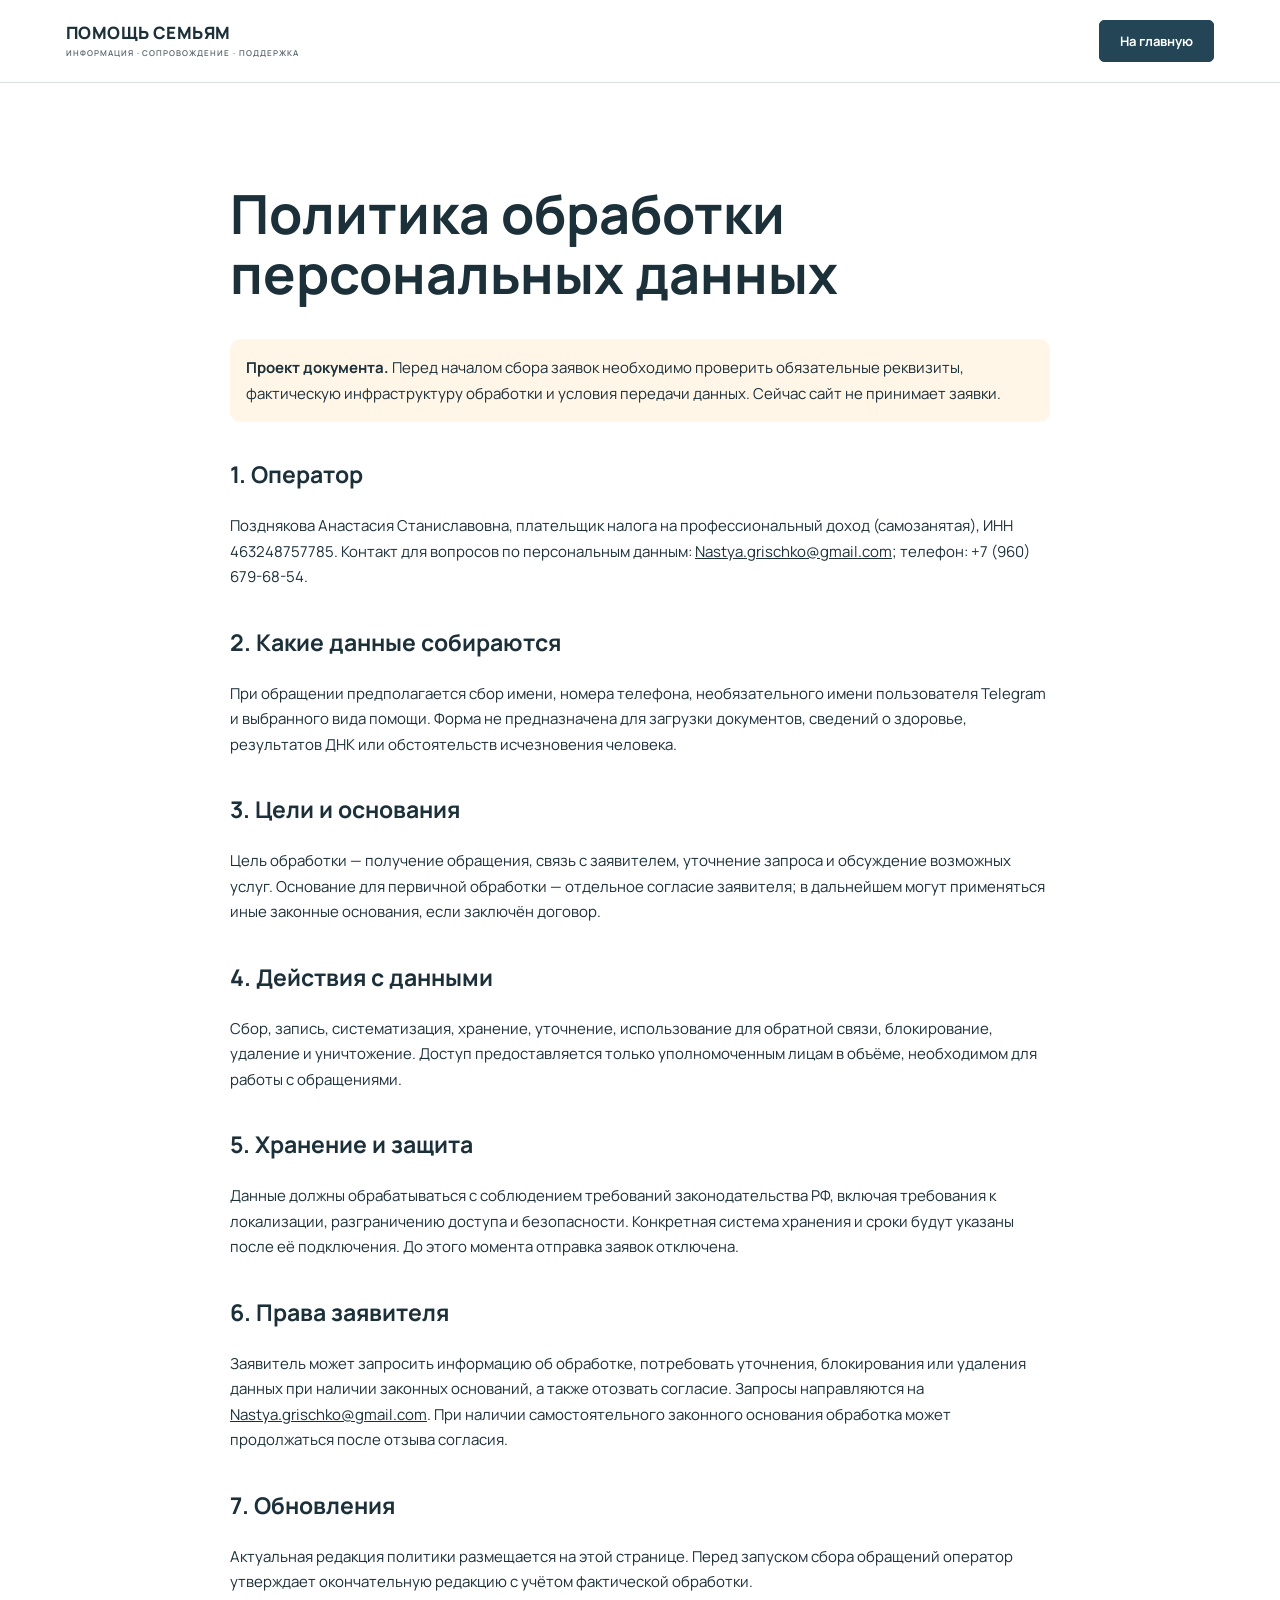
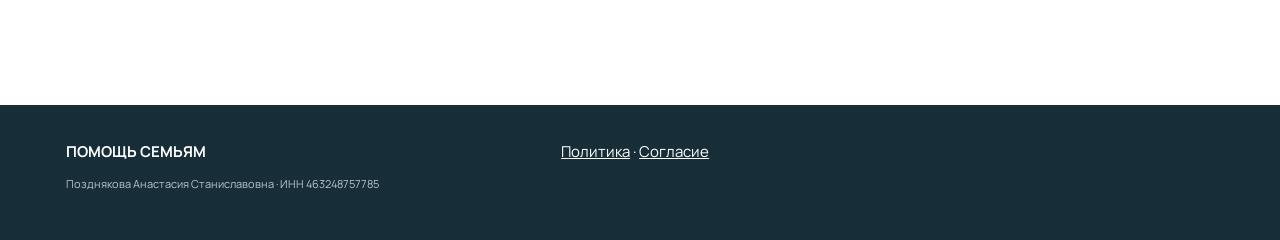
<file: privacy.html>
<!doctype html><html lang="ru"><head><meta charset="utf-8"><meta name="viewport" content="width=device-width, initial-scale=1"><link rel="stylesheet" href="styles.css"><title>Политика — Помощь семьям</title></head><body><header class="header"><div class="wrap header-in"><a class="wordmark" href="index.html">ПОМОЩЬ СЕМЬЯМ<span>ИНФОРМАЦИЯ · СОПРОВОЖДЕНИЕ · ПОДДЕРЖКА</span></a><a class="btn small" href="index.html#contact">На главную</a></div></header><main class="wrap legal-content"><h1>Политика обработки персональных данных</h1><p class="legal-alert"><strong>Проект документа.</strong> Перед началом сбора заявок необходимо проверить обязательные реквизиты, фактическую инфраструктуру обработки и условия передачи данных. Сейчас сайт не принимает заявки.</p><h2>1. Оператор</h2><p>Позднякова Анастасия Станиславовна, плательщик налога на профессиональный доход (самозанятая), ИНН 463248757785. Контакт для вопросов по персональным данным: <a href="mailto:Nastya.grischko@gmail.com">Nastya.grischko@gmail.com</a>; телефон: +7 (960) 679-68-54.</p><h2>2. Какие данные собираются</h2><p>При обращении предполагается сбор имени, номера телефона, необязательного имени пользователя Telegram и выбранного вида помощи. Форма не предназначена для загрузки документов, сведений о здоровье, результатов ДНК или обстоятельств исчезновения человека.</p><h2>3. Цели и основания</h2><p>Цель обработки — получение обращения, связь с заявителем, уточнение запроса и обсуждение возможных услуг. Основание для первичной обработки — отдельное согласие заявителя; в дальнейшем могут применяться иные законные основания, если заключён договор.</p><h2>4. Действия с данными</h2><p>Сбор, запись, систематизация, хранение, уточнение, использование для обратной связи, блокирование, удаление и уничтожение. Доступ предоставляется только уполномоченным лицам в объёме, необходимом для работы с обращениями.</p><h2>5. Хранение и защита</h2><p>Данные должны обрабатываться с соблюдением требований законодательства РФ, включая требования к локализации, разграничению доступа и безопасности. Конкретная система хранения и сроки будут указаны после её подключения. До этого момента отправка заявок отключена.</p><h2>6. Права заявителя</h2><p>Заявитель может запросить информацию об обработке, потребовать уточнения, блокирования или удаления данных при наличии законных оснований, а также отозвать согласие. Запросы направляются на <a href="mailto:Nastya.grischko@gmail.com">Nastya.grischko@gmail.com</a>. При наличии самостоятельного законного основания обработка может продолжаться после отзыва согласия.</p><h2>7. Обновления</h2><p>Актуальная редакция политики размещается на этой странице. Перед запуском сбора обращений оператор утверждает окончательную редакцию с учётом фактической обработки.</p></main><footer><div class="wrap foot"><div><b>ПОМОЩЬ СЕМЬЯМ</b><p>Позднякова Анастасия Станиславовна · ИНН 463248757785</p></div><div><a href="privacy.html">Политика</a> · <a href="consent.html">Согласие</a></div></div></footer></body></html>
</file>
<file: styles.css>
@import url('https://fonts.googleapis.com/css2?family=Manrope:wght@400;500;600;700;800&display=swap');:root{--ink:#1c303a;--muted:#57666c;--blue:#234555;--pale:#f4f6f6;--line:#d9e0e2;--white:#fff}*{box-sizing:border-box}html{scroll-behavior:smooth}body{margin:0;font-family:Manrope,Arial,sans-serif;color:var(--ink);background:#fff;font-size:15px;line-height:1.65}a{color:inherit;text-decoration:none}button{font:inherit}.wrap{max-width:1220px;margin:auto;padding:0 36px}.header{background:#fff;border-bottom:1px solid var(--line);position:sticky;top:0;z-index:30}.header-in{min-height:82px;display:flex;align-items:center;justify-content:space-between;gap:25px}.wordmark{font-size:17px;font-weight:800;letter-spacing:.025em;line-height:1.1;white-space:nowrap}.wordmark span{display:block;font-size:8px;letter-spacing:.12em;font-weight:600;color:var(--muted);margin-top:6px}.header nav{display:flex;gap:25px;font-size:12px;font-weight:700}.header nav a:hover,.quiet-link:hover{color:#557b8b}.btn{display:inline-flex;align-items:center;justify-content:center;gap:25px;padding:15px 24px;background:var(--blue);color:#fff;border-radius:5px;font-size:13px;font-weight:700;border:1px solid var(--blue);cursor:pointer;line-height:1.3}.btn.small{padding:12px 20px}.btn.outline{background:#fff;color:var(--blue)}.btn.disabled{opacity:.62;cursor:not-allowed}.menu-btn{display:none;background:none;border:0;font-size:27px;color:var(--ink)}.hero{background:linear-gradient(105deg,#f4f7f8 0%,#eaf0f2 70%,#e2eaed 100%);padding:104px 0 112px;position:relative;overflow:hidden}.hero:after{content:"";position:absolute;right:-110px;top:-170px;width:600px;height:600px;border:1px solid #d1dfe3;border-radius:50%;box-shadow:0 0 0 95px #e9f0f244,0 0 0 190px #e9f0f222;pointer-events:none}.hero-grid{display:grid;grid-template-columns:2.2fr .8fr;gap:60px;align-items:end;position:relative;z-index:1}.eyebrow,.kicker{font-size:11px;letter-spacing:.14em;font-weight:800;color:#52717e}.hero h1{font-size:clamp(39px,5vw,69px);line-height:1.13;letter-spacing:-.052em;max-width:850px;margin:24px 0}.lead{font-size:18px;line-height:1.75;max-width:735px;color:#3f535c}.actions{display:flex;gap:13px;flex-wrap:wrap;margin:34px 0 25px}.quiet-link{font-size:13px;text-decoration:underline;text-underline-offset:4px;font-weight:700}.hero-note{padding:30px 0 12px;font-size:15px;color:#405762}.hero-note .line{width:65px;height:3px;background:#3b6170}.section{padding:93px 0;scroll-margin-top:85px}.section-head{margin-bottom:40px}.section-head h2,.section h2{font-size:clamp(31px,3.6vw,47px);line-height:1.2;letter-spacing:-.045em;margin:14px 0 17px;font-weight:800}.section-head>p{max-width:640px;color:var(--muted)}.section-head.row{display:flex;align-items:end;justify-content:space-between;gap:30px}.section-head.row>p{max-width:330px}.situation-grid{display:grid;grid-template-columns:repeat(3,1fr);border-top:1px solid var(--line);border-left:1px solid var(--line)}.situation-grid>div{padding:26px 24px;min-height:118px;border-right:1px solid var(--line);border-bottom:1px solid var(--line);font-weight:650;font-size:15px}.situation-grid>div:before{content:'—';display:block;color:#5a7c89;font-size:23px;margin-bottom:10px}.tint{background:var(--pale)}.steps{display:grid;grid-template-columns:repeat(3,1fr);gap:18px}.steps article{background:white;padding:32px;border:1px solid #e1e7e9}.steps b{font-size:29px;color:#507080}.steps h3{font-size:18px;margin:23px 0 8px}.steps p,.card p{color:var(--muted);font-size:14px}.cards{display:grid;grid-template-columns:repeat(4,1fr);gap:15px}.card{background:#f5f7f7;border:1px solid #e4e9eb;padding:25px 22px;min-height:355px;display:flex;flex-direction:column}.card-n{font-size:10px;letter-spacing:.09em;color:#617882;font-weight:800}.card h3{font-size:20px;line-height:1.3;letter-spacing:-.025em;margin:24px 0 10px}.card p{flex:1}.card strong{font-size:26px;margin:20px 0}.card small{font-size:12px;font-weight:500}.card a{border-top:1px solid #cbd7dc;padding-top:16px;color:var(--blue);font-weight:800;font-size:12px}.psych{background:#e9eff1}.psych-grid{display:grid;grid-template-columns:1fr 1fr;gap:75px;align-items:center}.psych p{max-width:530px;color:#40525a}.text-btn{display:inline-block;margin-top:22px;font-weight:800;color:var(--blue);text-decoration:underline;text-underline-offset:6px}.price-list{background:#fff;padding:28px 33px;border:1px solid #d7e1e5}.price-list>div{display:flex;justify-content:space-between;gap:20px;padding:18px 0;border-bottom:1px solid #e3e8eb;font-size:13px}.price-list b{white-space:nowrap}.micro{font-size:11px!important;color:#687b83!important;line-height:1.65}.guide{background:#f9faf9}.guide-grid{display:grid;grid-template-columns:1fr 1fr;gap:70px;align-items:center}.guide-art{background:#fff;border:1px solid #d8e1e4;padding:55px;min-height:365px;box-shadow:16px 16px 0 #e9eff1}.guide-art>span{font-size:10px;letter-spacing:.15em;font-weight:800;color:#5b7580}.guide-art h3{font-size:26px;line-height:1.35;margin:40px 0 20px}.guide-art p{font-size:12px}.guide-rule{border-top:2px solid var(--blue);margin:25px 0}.about-grid{display:grid;grid-template-columns:410px 1fr;gap:80px;align-items:center}.portrait{height:500px;overflow:hidden;background:#f2f2f2}.portrait img{width:100%;height:100%;object-fit:cover;object-position:center 20%}.about-grid p{color:#425660}.about-grid blockquote{border-left:3px solid #527584;margin:32px 0 0;padding:4px 0 4px 20px;font-weight:700;font-size:17px}.honest{background:#edf2f4}.honest-grid{display:grid;grid-template-columns:1fr 1fr;gap:80px}.honest-grid p{margin-top:0;color:#3c535e}.contact{background:#223f4e;color:white}.contact .kicker{color:#c4d7df}.contact-grid{display:grid;grid-template-columns:1fr 1fr;gap:75px;align-items:center}.contact-grid p{color:#d5e1e5}.contact-box{background:white;color:var(--ink);padding:30px}.contact-box h3{margin:0;font-size:23px}.contact-box p{color:#53646b;font-size:13px}.fields-preview{display:grid;grid-template-columns:1fr 1fr;gap:10px;margin:20px 0}.fields-preview span{border:1px solid #dce4e7;padding:12px;font-size:12px;color:#71838a}footer{background:#172d38;color:#fff;padding:35px 0}.foot{display:grid;grid-template-columns:1fr 1.5fr;gap:60px}.foot p{font-size:11px;color:#b7c6cd}@media(max-width:1000px){.header nav{gap:12px}.cards{grid-template-columns:repeat(2,1fr)}.hero-grid{grid-template-columns:1fr}.hero-note{display:none}.about-grid{grid-template-columns:330px 1fr;gap:40px}}@media(max-width:740px){.wrap{padding:0 20px}.header-in{min-height:68px}.wordmark{font-size:14px}.wordmark span{font-size:7px}.menu-btn{display:block;margin-left:auto}.header .btn.small{display:none}.header nav{display:none;position:absolute;top:68px;left:0;right:0;background:white;padding:24px 20px;flex-direction:column;box-shadow:0 16px 25px #0002}.header nav.open{display:flex}.hero{padding:70px 0 78px}.hero h1{font-size:40px}.lead{font-size:15px}.actions{flex-direction:column;align-items:stretch}.section{padding:66px 0}.situation-grid{grid-template-columns:1fr 1fr}.situation-grid>div{font-size:13px;padding:18px}.steps,.psych-grid,.guide-grid,.about-grid,.honest-grid,.contact-grid,.foot{grid-template-columns:1fr;gap:25px}.section-head.row{display:block}.cards{grid-template-columns:1fr}.card{min-height:280px}.portrait{height:420px;max-width:360px}.guide-art{padding:30px;min-height:270px;box-shadow:8px 8px 0 #e9eff1}.guide-art h3{font-size:22px;margin:25px 0}.contact-box{padding:20px}.fields-preview{grid-template-columns:1fr}}

/* Дополнительные фотографии: композиция сайта и типографика сохранены. */
.hero-grid{grid-template-columns:minmax(0,1.65fr) minmax(280px,.85fr);align-items:center;gap:48px}
.hero:after{display:none}
.hero-visual{position:relative;align-self:stretch;min-height:420px;overflow:hidden;background:#dce5e8}
.hero-visual img{display:block;width:100%;height:100%;min-height:420px;object-fit:cover;filter:saturate(.65)}
.hero-visual-caption{position:absolute;bottom:0;left:0;right:0;background:linear-gradient(transparent,rgba(22,45,55,.82));color:white;padding:65px 25px 23px;font-size:13px;font-weight:700;line-height:1.65}
.approach-intro{display:grid;grid-template-columns:1.1fr .9fr;gap:60px;align-items:center;margin-bottom:36px}
.approach-intro .section-head{margin-bottom:0}
.editorial-photo{margin:0;overflow:hidden;background:#dfe7e9}
.editorial-photo img{display:block;width:100%;height:100%;object-fit:cover;filter:saturate(.7)}
.editorial-photo figcaption{font-size:11px;color:#566a73;padding:12px 0 0;background:var(--pale)}
.approach-photo{height:300px;background:transparent;overflow:visible}
.approach-photo img{height:265px}
.city-photo{margin-top:32px;height:255px;position:relative}
.city-photo img{height:100%;filter:saturate(.45) contrast(.95)}
.city-photo figcaption{position:absolute;bottom:0;left:0;right:0;background:linear-gradient(transparent,rgba(20,42,52,.85));color:white;padding:35px 22px 16px;font-size:12px}
.psych-photo{height:250px;margin-bottom:42px}
.psych-photo img{height:100%;object-position:center 55%}
@media(max-width:1000px){.hero-grid{grid-template-columns:1fr 340px;gap:28px}.hero-visual,.hero-visual img{min-height:350px}.hero h1{font-size:clamp(37px,4.5vw,55px)}}
@media(max-width:740px){.hero-grid,.approach-intro{grid-template-columns:1fr}.hero-visual{min-height:230px}.hero-visual img{height:270px;min-height:270px}.hero-visual-caption{font-size:12px}.approach-intro{gap:22px}.approach-photo{height:245px}.approach-photo img{height:215px}.city-photo{height:195px}.psych-photo{height:190px;margin-bottom:28px}}

/* Форма заявки */
.request-form{display:grid;gap:15px;margin-top:20px}.request-form>label:not(.consent-check){display:grid;gap:7px;font-size:14px;font-weight:600}.request-form input:not([type=checkbox]),.request-form select{width:100%;padding:13px 14px;border:1px solid #d7dcd9;border-radius:9px;background:#fff;color:#203e39;font:inherit;box-sizing:border-box}.request-form em{color:#a45444;font-style:normal}.request-form input:focus,.request-form select:focus{outline:2px solid #7aada0;outline-offset:1px}.request-form .privacy-notice{font-size:13px;line-height:1.55;margin:0}.request-form a,footer a{color:inherit;text-decoration:underline}.consent-check{display:flex;gap:10px;align-items:flex-start;font-size:13px;line-height:1.5}.consent-check input{margin-top:4px;flex-shrink:0}.request-form button[disabled]{opacity:.58;cursor:not-allowed}.legal-content{max-width:820px;padding:65px 0 95px}.legal-content h1{font-size:clamp(32px,5vw,54px);line-height:1.1}.legal-content h2{font-size:23px;margin-top:34px}.legal-content p,.legal-content li{line-height:1.7}.legal-content .legal-alert{background:#fff6e8;padding:16px;border-radius:10px}.legal-content a{text-decoration:underline}

/* Большая кнопка вместо формы */
.application-cta{display:flex;align-items:center;justify-content:center;width:100%;min-height:70px;margin-top:24px;text-align:center;font-size:19px;font-weight:700;box-sizing:border-box}.application-note{margin-top:15px;line-height:1.55}

/* Free community block */
.free-chat{background:#e9f1ec}.free-chat-grid{display:grid;grid-template-columns:1.25fr 0.75fr;gap:3rem;align-items:center}.free-chat h2{margin-top:1rem}.free-chat-btn{display:inline-flex;margin-top:1rem}.free-chat-side{border:1px solid rgba(24,62,48,.18);padding:2rem;border-radius:16px;background:rgba(255,255,255,.55)}.free-chat-side h3{margin-top:0}@media(max-width:760px){.free-chat-grid{grid-template-columns:1fr;gap:1.5rem}.free-chat-side{padding:1.4rem}}
</file>
